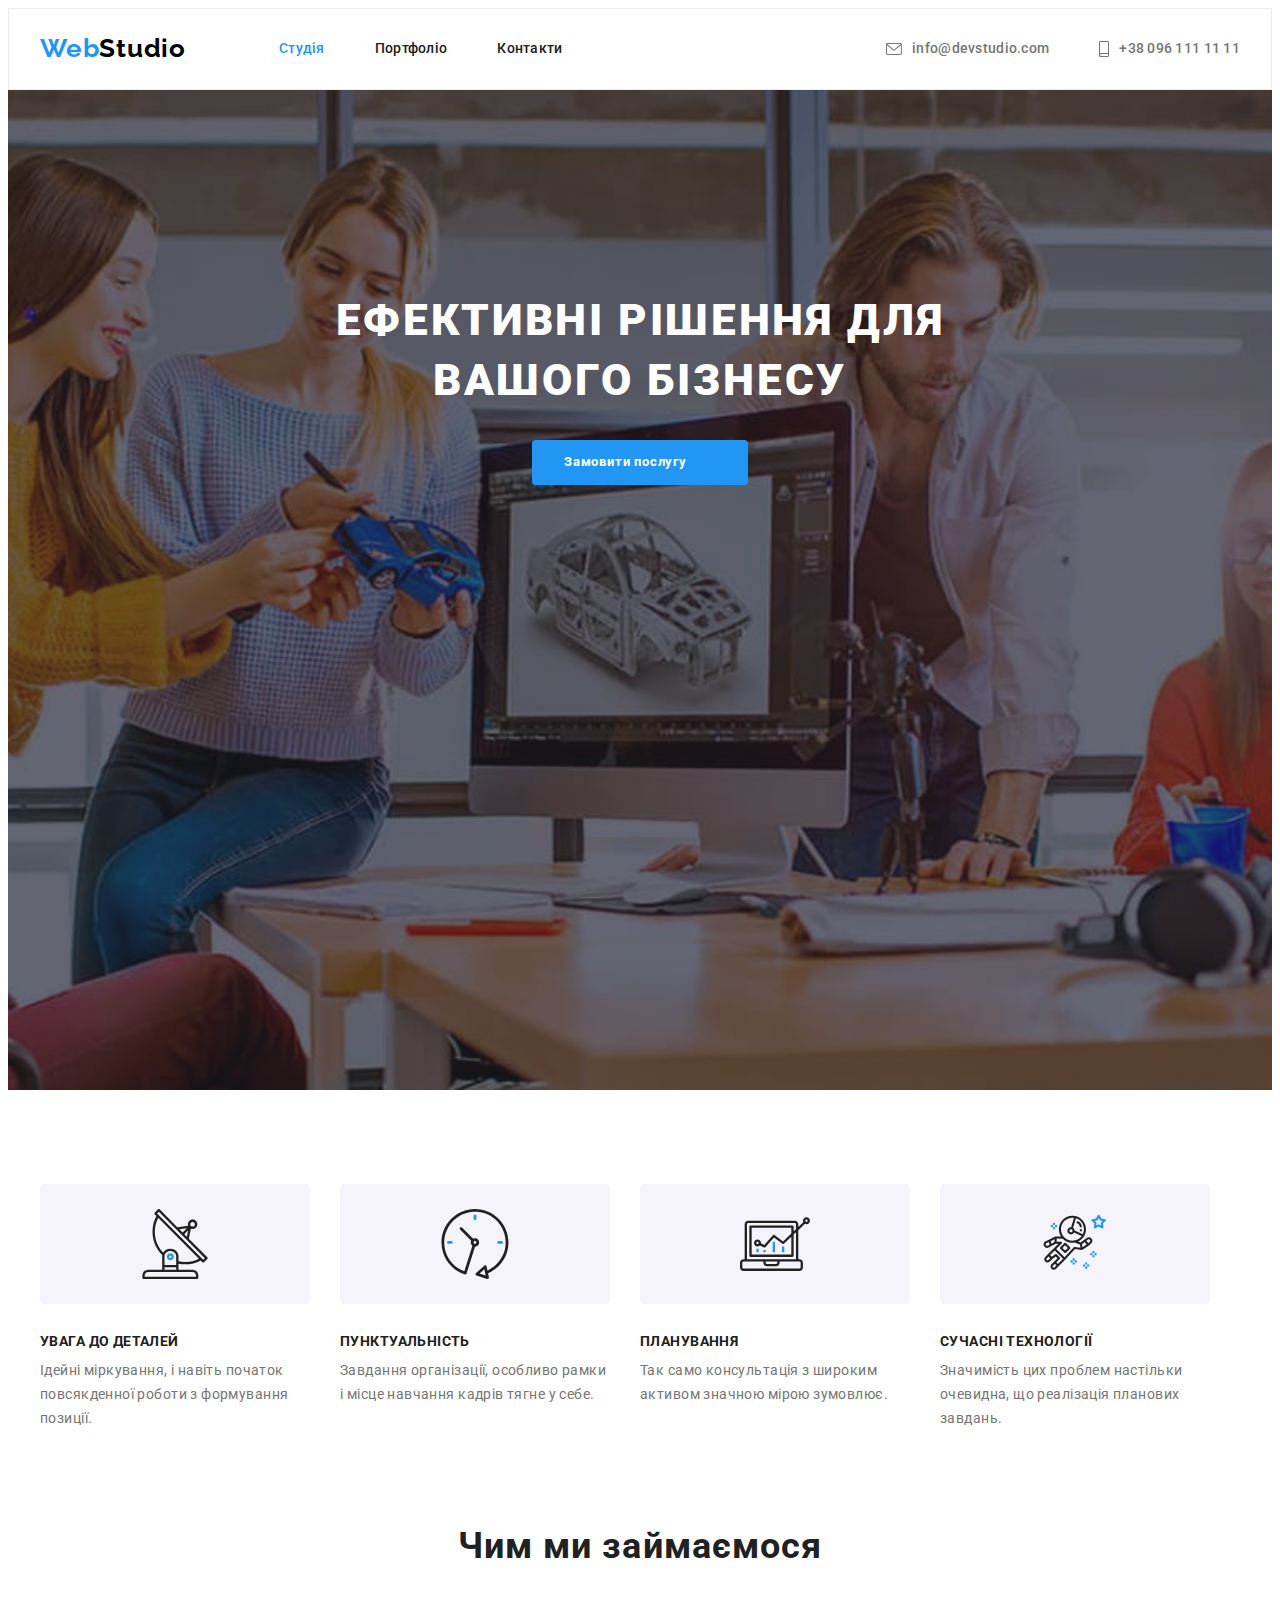
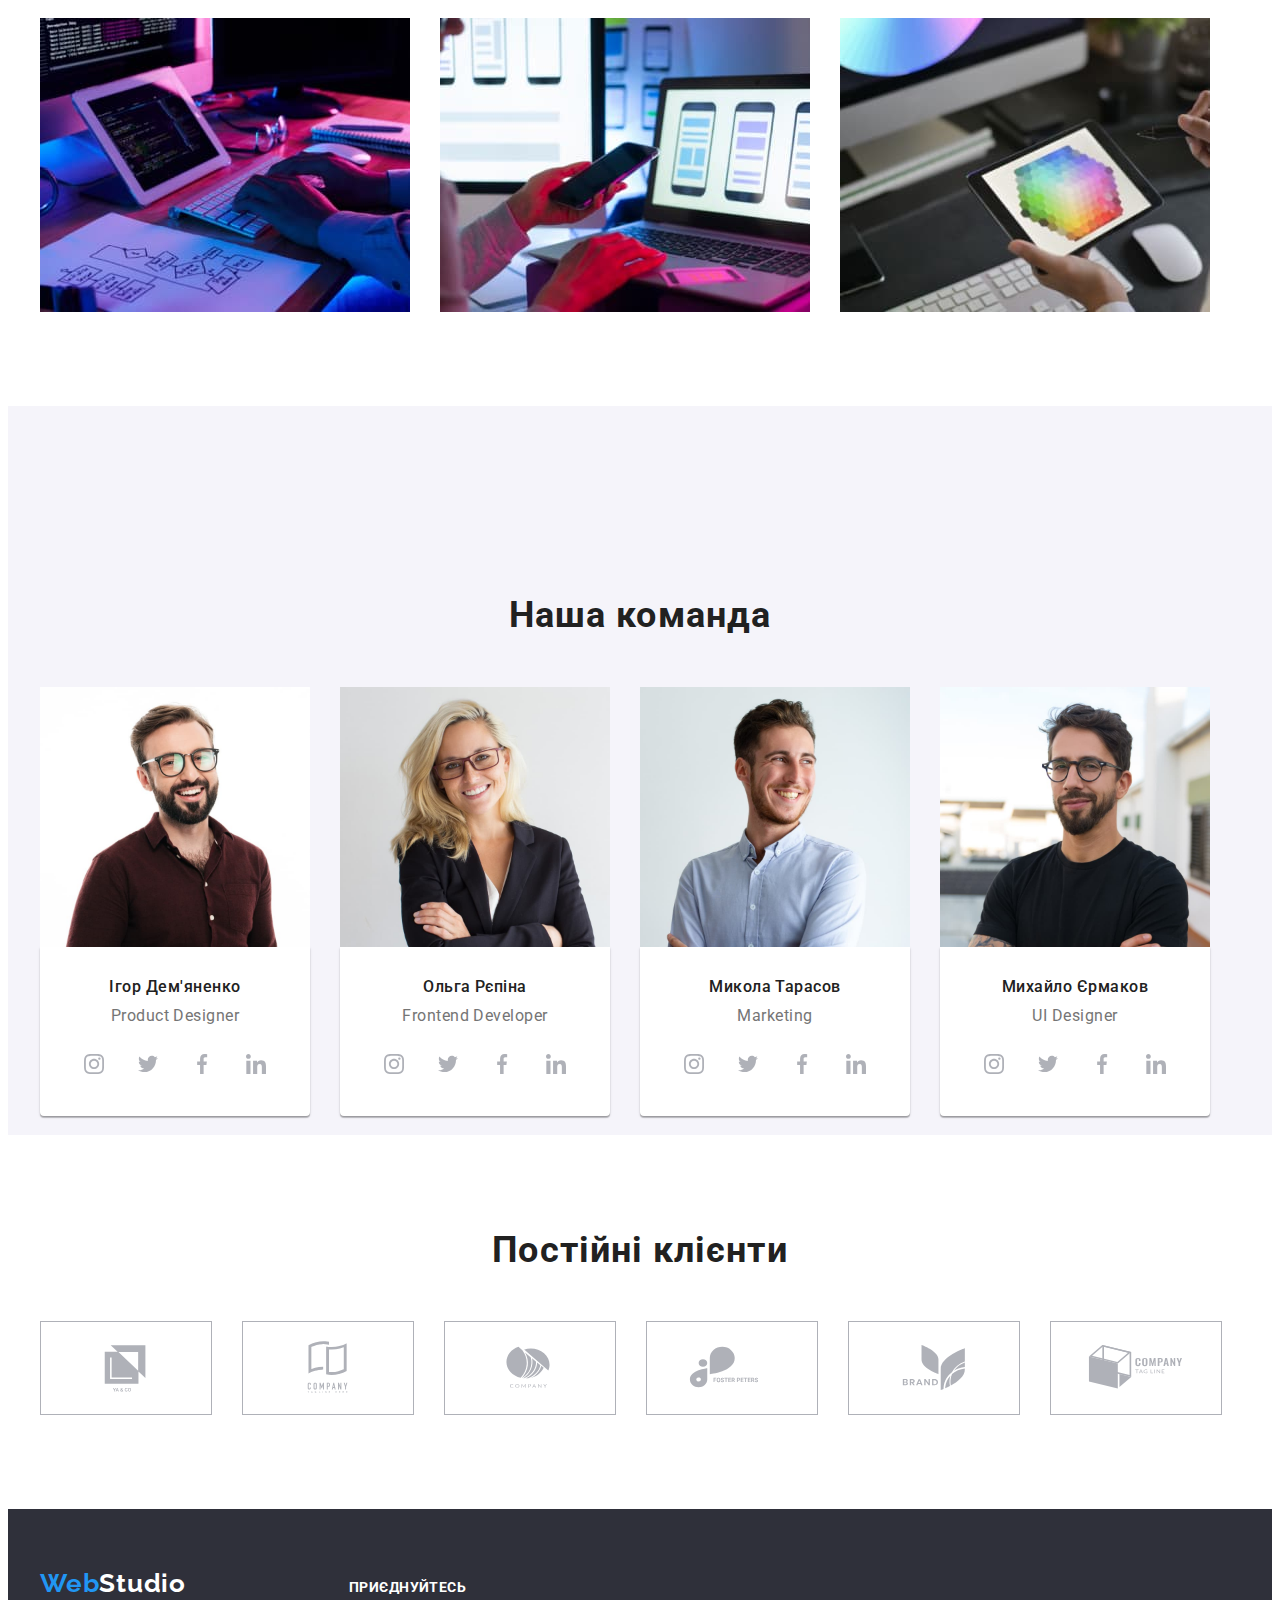
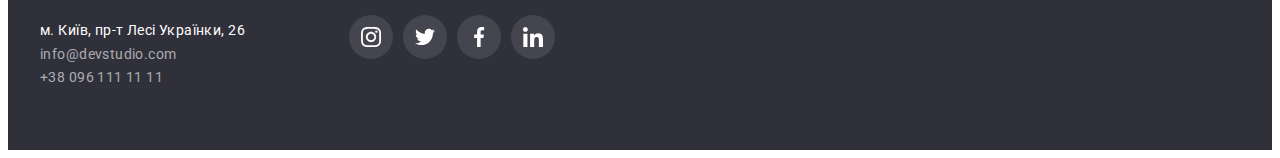
<file: index.html>
<!DOCTYPE html>
<html lang="ru">
  <head>
    <meta charset="UTF-8" />
    <meta http-equiv="X-UA-Compatible" content="IE=edge" />
    <meta name="viewport" content="width=device-width, initial-scale=1.0" />
    <title>WebStudio</title>
    <link rel="preconnect" href="https://fonts.googleapis.com" />
    <link rel="preconnect" href="https://fonts.gstatic.com" crossorigin />
    <link
      href="https://fonts.googleapis.com/css2?family=Raleway:wght@700&family=Roboto:wght@400;500;700;900&display=swap"
      rel="stylesheet"
    />
    <link
      rel="stylesheet"
      href="https://cdnjs.cloudflare.com/ajax/libs/modern-normalize/1.1.0/modern-normalize.min.css"
      integrity="sha512-wpPYUAdjBVSE4KJnH1VR1HeZfpl1ub8YT/NKx4PuQ5NmX2tKuGu6U/JRp5y+Y8XG2tV+wKQpNHVUX03MfMFn9Q=="
      crossorigin="anonymous"
      referrerpolicy="no-referrer"
    />
    <link rel="stylesheet" href="./css/styles.css" />
  </head>

  <body>
    <header class="page-header">
      <div class="container container-top-line">
        <a href="./index.html" class="logo">Web<span class="logo-style">Studio</span></a>
        <nav>
          <ul class="site-nav list">
            <li class="site-nav-item"><a href="./index.html" class="link current">Студія</a></li>
            <li class="site-nav-item"><a href="./portfolio.html" class="link">Портфоліо</a></li>
            <li class="site-nav-item"><a href="./index.html" class="link">Контакти</a></li>
          </ul>
        </nav>
        <ul class="contact list">
          <li class="contact-item">
            <a href="mailto:info@devstudio.com" class="link-icon link">
              <svg class="icon-envelope"><use href="./img/icons.svg#icon-envelope"></use></svg>
              info@devstudio.com
            </a>
          </li>
          <li class="contact-item">
            <a href="tel:+380961111111" class="link-icon link">
              <svg class="icon-smartphone"><use href="./img/icons.svg#icon-smartphone"></use></svg>
              +38 096 111 11 11
            </a>
          </li>
        </ul>
      </div>
    </header>
    <main>
      <section class="hero">
        <div class="container">
          <h1 class="hero-title">Ефективні рішення для вашого бізнесу</h1>
          <button type="button" class="hero-btn">Замовити послугу</button>
        </div>
      </section>
      <section class="features">
        <div class="container">
          <h2 class="hidd">Особливості</h2>
          <ul class="features-list list">
            <li class="features-list-item">
              <div class="feature">
                <svg class="icon-antenna"><use href="./img/icons.svg#icon-antenna"></use></svg>
              </div>
              <h3 class="title">Увага до деталей</h3>
              <p class="title-text">
                Ідейні міркування, і навіть початок повсякденної роботи з формування позиції.
              </p>
            </li>
            <li class="features-list-item">
              <div class="feature">
                <svg class="icon-clock"><use href="./img/icons.svg#icon-clock"></use></svg>
              </div>
              <h3 class="title">Пунктуальність</h3>
              <p class="title-text">
                Завдання організації, особливо рамки і місце навчання кадрів тягне у себе.
              </p>
            </li>
            <li class="features-list-item">
              <div class="feature">
                <svg class="icon-diagram"><use href="./img/icons.svg#icon-diagram"></use></svg>
              </div>
              <h3 class="title">Планування</h3>
              <p class="title-text">
                Так само консультація з широким активом значною мірою зумовлює.
              </p>
            </li>
            <li class="features-list-item">
              <div class="feature">
                <svg class="icon-astronaut"><use href="./img/icons.svg#icon-astronaut"></use></svg>
              </div>
              <h3 class="title">Сучасні технології</h3>
              <p class="title-text">
                Значимість цих проблем настільки очевидна, що реалізація планових завдань.
              </p>
            </li>
          </ul>
        </div>
      </section>
      <section class="whatwedo">
        <div class="container">
          <h2 class="whatwedo-title">Чим ми займаємося</h2>
          <ul class="box list">
            <li class="box-item">
              <img src="./img/box_1.jpg" width="370" alt="кодування на планшеті" />
            </li>
            <li class="box-item">
              <img src="./img/box_2.jpg" width="370" alt="настройка на телефоні" />
            </li>
            <li class="box-item">
              <img src="./img/box_3.jpg" width="370" alt="дизайн на планшеті" />
            </li>
          </ul>
        </div>
      </section>
      <section class="team">
        <div class="container">
          <h2 class="team-title">Наша команда</h2>
          <ul class="team-list list">
            <li class="team-item">
              <img src="./img/igor.jpg" width="270" alt="Ігор" />
              <div class="team-item-descr">
                <h3 class="title">Ігор Дем'яненко</h3>
                <p class="text" lang="en">Product Designer</p>
                <ul class="team-soc-list list">
                  <li class="team-soc-item">
                    <a href="#" class="team-soc-link">
                      <svg class="team-soc-icon">
                        <use href="./img/icons.svg#icon-instagram"></use>
                      </svg>
                    </a>
                  </li>
                  <li class="team-soc-item">
                    <a href="#" class="team-soc-link">
                      <svg class="team-soc-icon">
                        <use href="./img/icons.svg#icon-twitter"></use>
                      </svg>
                    </a>
                  </li>
                  <li class="team-soc-item">
                    <a href="#" class="team-soc-link">
                      <svg class="team-soc-icon">
                        <use href="./img/icons.svg#icon-facebook"></use>
                      </svg>
                    </a>
                  </li>
                  <li class="team-soc-item">
                    <a href="#" class="team-soc-link">
                      <svg class="team-soc-icon">
                        <use href="./img/icons.svg#icon-linkedin"></use>
                      </svg>
                    </a>
                  </li>
                </ul>
              </div>
            </li>
            <li class="team-item">
              <img src="./img/olga.jpg" width="270" alt="Ольга" />
              <div class="team-item-descr">
                <h3 class="title">Ольга Рєпіна</h3>
                <p class="text" lang="en">Frontend Developer</p>
                <ul class="team-soc-list list">
                  <li class="team-soc-item">
                    <a href="#" class="team-soc-link">
                      <svg class="team-soc-icon">
                        <use href="./img/icons.svg#icon-instagram"></use>
                      </svg>
                    </a>
                  </li>
                  <li class="team-soc-item">
                    <a href="#" class="team-soc-link">
                      <svg class="team-soc-icon">
                        <use href="./img/icons.svg#icon-twitter"></use>
                      </svg>
                    </a>
                  </li>
                  <li class="team-soc-item">
                    <a href="#" class="team-soc-link">
                      <svg class="team-soc-icon">
                        <use href="./img/icons.svg#icon-facebook"></use>
                      </svg>
                    </a>
                  </li>
                  <li class="team-soc-item">
                    <a href="#" class="team-soc-link">
                      <svg class="team-soc-icon">
                        <use href="./img/icons.svg#icon-linkedin"></use>
                      </svg>
                    </a>
                  </li>
                </ul>
              </div>
            </li>
            <li class="team-item">
              <img src="./img/mykola.jpg" width="270" alt="Микола" />
              <div class="team-item-descr">
                <h3 class="title">Микола Тарасов</h3>
                <p class="text">Marketing</p>
                <ul class="team-soc-list list">
                  <li class="team-soc-item">
                    <a href="#" class="team-soc-link">
                      <svg class="team-soc-icon">
                        <use href="./img/icons.svg#icon-instagram"></use>
                      </svg>
                    </a>
                  </li>
                  <li class="team-soc-item">
                    <a href="#" class="team-soc-link">
                      <svg class="team-soc-icon">
                        <use href="./img/icons.svg#icon-twitter"></use>
                      </svg>
                    </a>
                  </li>
                  <li class="team-soc-item">
                    <a href="#" class="team-soc-link">
                      <svg class="team-soc-icon">
                        <use href="./img/icons.svg#icon-facebook"></use>
                      </svg>
                    </a>
                  </li>
                  <li class="team-soc-item">
                    <a href="#" class="team-soc-link">
                      <svg class="team-soc-icon">
                        <use href="./img/icons.svg#icon-linkedin"></use>
                      </svg>
                    </a>
                  </li>
                </ul>
              </div>
            </li>
            <li class="team-item">
              <img src="./img/myhailo.jpg" width="270" alt="Михайло" />
              <div class="team-item-descr">
                <h3 class="title">Михайло Єрмаков</h3>
                <p class="text" lang="en">UI Designer</p>
                <ul class="team-soc-list list">
                  <li class="team-soc-item">
                    <a href="#" class="team-soc-link">
                      <svg class="team-soc-icon">
                        <use href="./img/icons.svg#icon-instagram"></use>
                      </svg>
                    </a>
                  </li>
                  <li class="team-soc-item">
                    <a href="#" class="team-soc-link">
                      <svg class="team-soc-icon">
                        <use href="./img/icons.svg#icon-twitter"></use>
                      </svg>
                    </a>
                  </li>
                  <li class="team-soc-item">
                    <a href="#" class="team-soc-link">
                      <svg class="team-soc-icon">
                        <use href="./img/icons.svg#icon-facebook"></use>
                      </svg>
                    </a>
                  </li>
                  <li class="team-soc-item">
                    <a href="#" class="team-soc-link">
                      <svg class="team-soc-icon">
                        <use href="./img/icons.svg#icon-linkedin"></use>
                      </svg>
                    </a>
                  </li>
                </ul>
              </div>
            </li>
          </ul>
        </div>
      </section>
      <section class="clients">
        <div class="container">
          <h2 class="our-clients">Постійні клієнти</h2>
          <ul class="clients-list list">
            <li class="client-item">
              <a href="#" class="client-link">
                <svg class="icon-logo">
                  <use href="./img/icons.svg#icon-oneblock"></use>
                </svg>
              </a>
            </li>
            <li class="client-item">
              <a href="#" class="client-link">
                <svg class="icon-logo">
                  <use href="./img/icons.svg#icon-twoblock"></use>
                </svg>
              </a>
            </li>
            <li class="client-item">
              <a href="#" class="client-link">
                <svg class="icon-logo">
                  <use href="./img/icons.svg#icon-threeblock"></use>
                </svg>
              </a>
            </li>
            <li class="client-item">
              <a href="#" class="client-link">
                <svg class="icon-logo">
                  <use href="./img/icons.svg#icon-fourblock"></use>
                </svg>
              </a>
            </li>
            <li class="client-item">
              <a href="#" class="client-link">
                <svg class="icon-logo">
                  <use href="./img/icons.svg#icon-fiveblock"></use>
                </svg>
              </a>
            </li>
            <li class="client-item">
              <a href="#" class="client-link"
                ><svg class="icon-logo">
                  <use href="./img/icons.svg#icon-sixblock"></use>
                </svg>
              </a>
            </li>
          </ul>
        </div>
      </section>
    </main>
    <footer class="footer">
      <div class="container footer-container">
        <div class="footer-adress">
          <a href="./index.html" class="logo">Web<span class="logo-2style">Studio</span></a>
          <address>
            <ul class="list">
              <li>
                <p class="text">м. Київ, пр-т Лесі Українки, 26</p>
              </li>
              <li>
                <a href="mailto:info@devstudio.com" class="link">info@devstudio.com</a>
              </li>
              <li>
                <a href="tel:+380961111111" class="link">+38 096 111 11 11</a>
              </li>
            </ul>
          </address>
        </div>
        <div class="footer-soc">
          <h2 class="title-soc">приєднуйтесь</h2>
          <ul class="list-soc list">
            <li class="team-soc-item">
              <a href="#" class="team-soc-link">
                <svg class="team-soc-icon">
                  <use href="./img/icons.svg#icon-instagram"></use>
                </svg>
              </a>
            </li>
            <li class="team-soc-item">
              <a href="#" class="team-soc-link">
                <svg class="team-soc-icon">
                  <use href="./img/icons.svg#icon-twitter"></use>
                </svg>
              </a>
            </li>
            <li class="team-soc-item">
              <a href="#" class="team-soc-link">
                <svg class="team-soc-icon">
                  <use href="./img/icons.svg#icon-facebook"></use>
                </svg>
              </a>
            </li>
            <li class="team-soc-item">
              <a href="#" class="team-soc-link">
                <svg class="team-soc-icon">
                  <use href="./img/icons.svg#icon-linkedin"></use>
                </svg>
              </a>
            </li>
          </ul>
        </div>
      </div>
    </footer>
  </body>
</html>
</file>
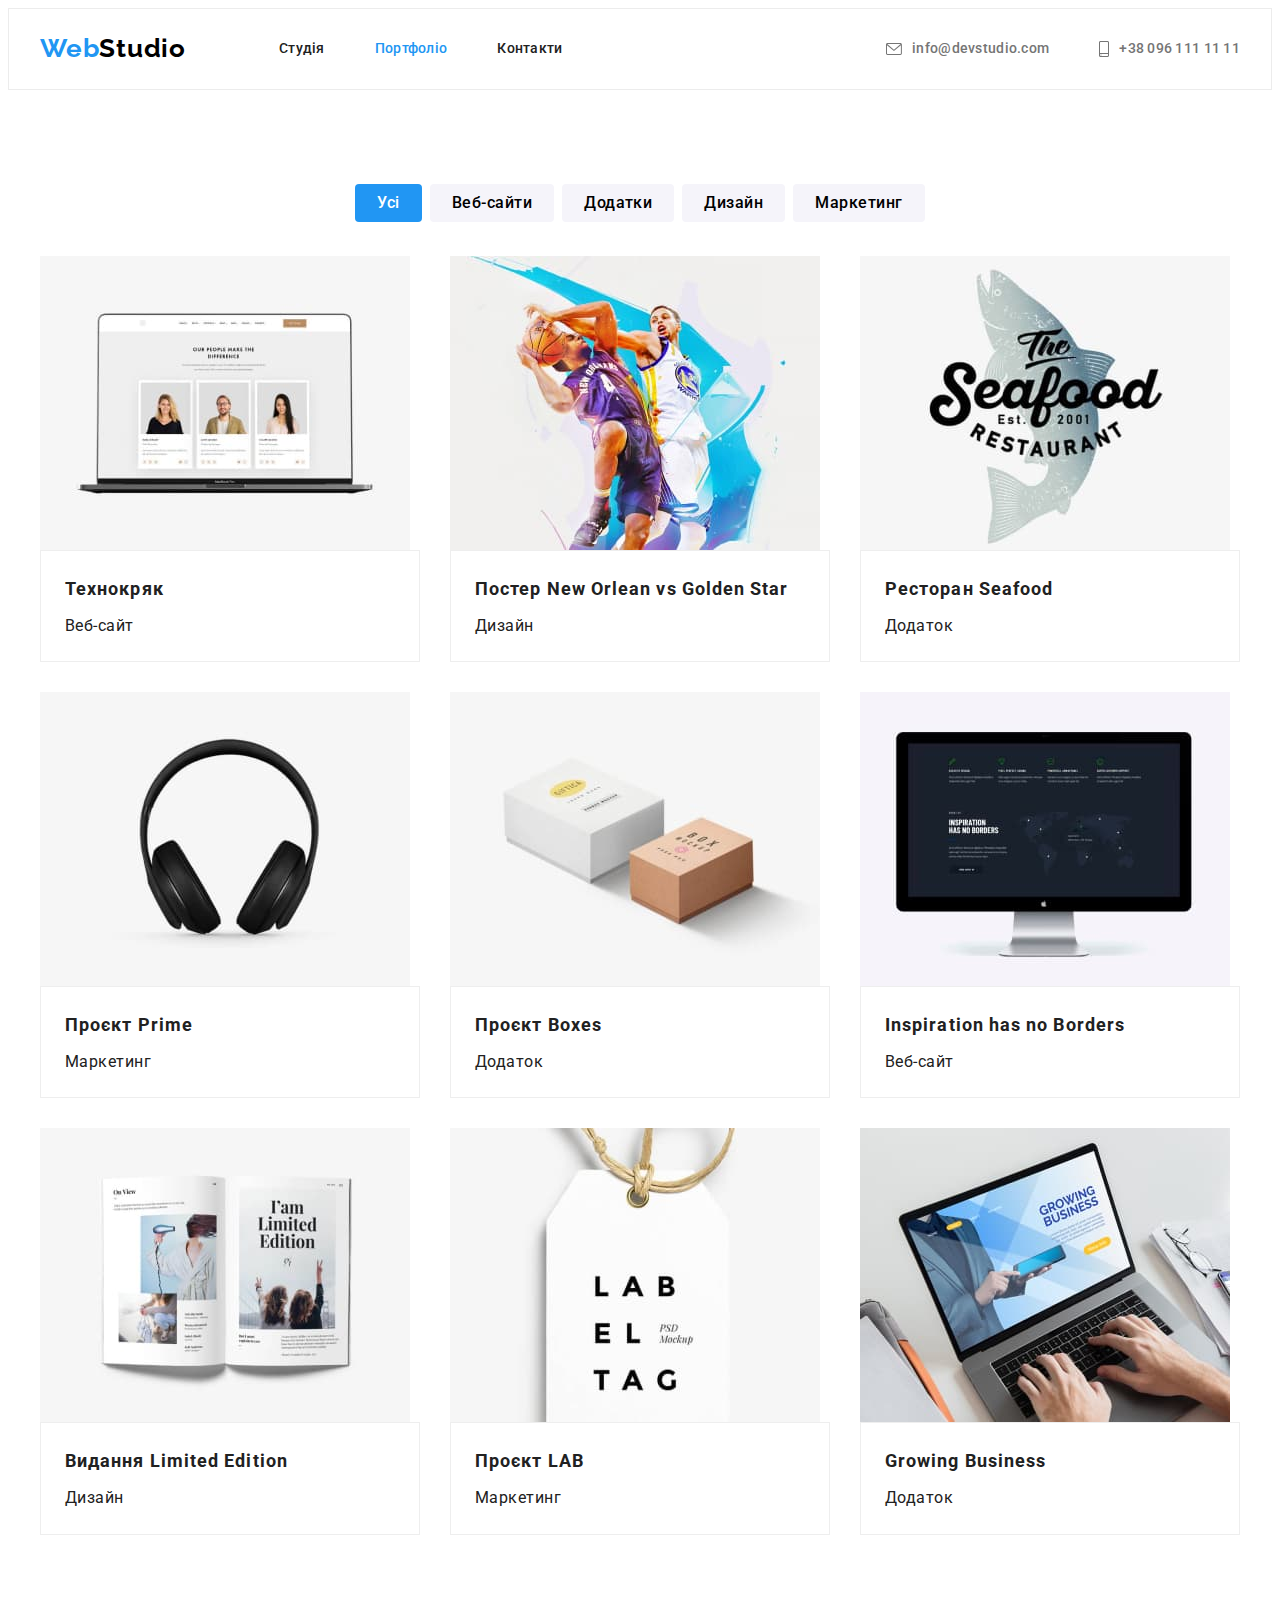
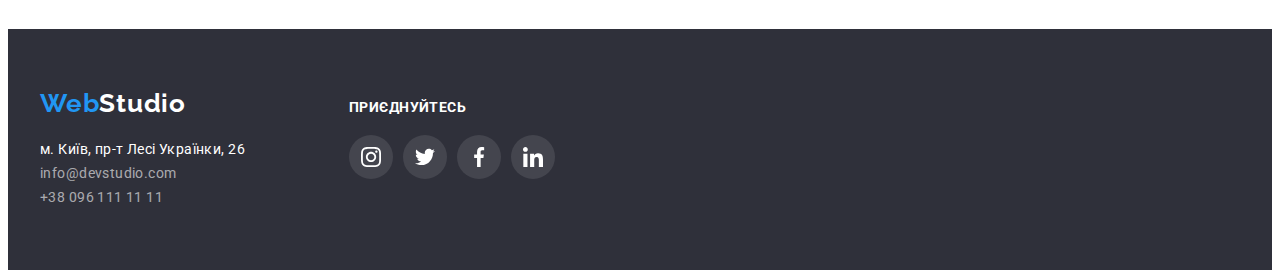
<file: portfolio.html>
<!DOCTYPE html>
<html lang="ru">
  <head>
    <meta charset="UTF-8" />
    <meta http-equiv="X-UA-Compatible" content="IE=edge" />
    <meta name="viewport" content="width=device-width, initial-scale=1.0" />
    <title>Portfolio</title>
    <link rel="preconnect" href="https://fonts.googleapis.com" />
    <link rel="preconnect" href="https://fonts.gstatic.com" crossorigin />
    <link
      href="https://fonts.googleapis.com/css2?family=Raleway:wght@700&family=Roboto:wght@400;500;700;900&display=swap"
      rel="stylesheet"
    />
    <link
      rel="stylesheet"
      href="https://cdnjs.cloudflare.com/ajax/libs/modern-normalize/1.1.0/modern-normalize.min.css"
      integrity="sha512-wpPYUAdjBVSE4KJnH1VR1HeZfpl1ub8YT/NKx4PuQ5NmX2tKuGu6U/JRp5y+Y8XG2tV+wKQpNHVUX03MfMFn9Q=="
      crossorigin="anonymous"
      referrerpolicy="no-referrer"
    />
    <link rel="stylesheet" href="./css/styles.css" />
  </head>

  <body>
    <header class="page-header">
      <div class="container container-top-line">
        <a href="./index.html" class="logo">Web<span class="logo-style">Studio</span></a>
        <nav>
          <ul class="site-nav list">
            <li class="site-nav-item"><a href="./index.html" class="link">Студія</a></li>
            <li class="site-nav-item">
              <a href="./portfolio.html" class="link current">Портфоліо</a>
            </li>
            <li class="site-nav-item"><a href="./index.html" class="link">Контакти</a></li>
          </ul>
        </nav>
        <ul class="contact list">
          <li class="contact-item">
            <a href="mailto:info@devstudio.com" class="link-icon link">
              <svg class="icon-envelope"><use href="./img/icons.svg#icon-envelope"></use></svg>
              info@devstudio.com
            </a>
          </li>
          <li class="contact-item">
            <a href="tel:+380961111111" class="link-icon link">
              <svg class="icon-smartphone"><use href="./img/icons.svg#icon-smartphone"></use></svg>
              +38 096 111 11 11
            </a>
          </li>
        </ul>
      </div>
    </header>
    <main>
      <section class="team-projects">
        <div class="container">
          <h1 class="hidd">Portfolio content</h1>
          <ul class="filter list">
            <li><button type="button" class="btn current">Усі</button></li>
            <li><button type="button" class="btn">Веб-сайти</button></li>
            <li><button type="button" class="btn">Додатки</button></li>
            <li><button type="button" class="btn">Дизайн</button></li>
            <li><button type="button" class="btn">Маркетинг</button></li>
          </ul>
        </div>
        <div class="container">
          <h1 class="hidd">All projects</h1>
          <ul class="projects list">
            <li class="projects-item">
              <a href="#" class="link">
                <img src="./img/tech.jpg" alt="Технокряк" width="370" />
                <div class="projects-item-descr">
                  <h2 class="title">Технокряк</h2>
                  <p class="title-text">Веб-сайт</p>
                </div>
              </a>
            </li>
            <li class="projects-item">
              <a href="#" class="link">
                <img src="./img/poster.jpg" alt="Постер" width="370" />
                <div class="projects-item-descr">
                  <h2 class="title">Постер New Orlean vs Golden Star</h2>
                  <p class="title-text">Дизайн</p>
                </div>
              </a>
            </li>
            <li class="projects-item">
              <a href="#" class="link">
                <img src="./img/rest.jpg" alt="Ресторан" width="370" />
                <div class="projects-item-descr">
                  <h2 class="title">Ресторан Seafood</h2>
                  <p class="title-text">Додаток</p>
                </div>
              </a>
            </li>
            <li class="projects-item">
              <a href="#" class="link">
                <img src="./img/prime.jpg" alt="ПроєктПрайм" width="370" />
                <div class="projects-item-descr">
                  <h2 class="title">Проєкт Prime</h2>
                  <p class="title-text">Маркетинг</p>
                </div>
              </a>
            </li>
            <li class="projects-item">
              <a href="#" class="link">
                <img src="./img/boxes.jpg" alt="ПроєктБокси" width="370" />
                <div class="projects-item-descr">
                  <h2 class="title">Проєкт Boxes</h2>
                  <p class="title-text">Додаток</p>
                </div>
              </a>
            </li>
            <li class="projects-item">
              <a href="#" class="link">
                <img src="./img/insp.jpg" alt="Вебсайт" width="370" />
                <div class="projects-item-descr">
                  <h2 class="title">Inspiration has no Borders</h2>
                  <p class="title-text">Веб-сайт</p>
                </div>
              </a>
            </li>
            <li class="projects-item">
              <a href="#" class="link">
                <img src="./img/limed.jpg" alt="Видання" width="370" />
                <div class="projects-item-descr">
                  <h2 class="title">Видання Limited Edition</h2>
                  <p class="title-text">Дизайн</p>
                </div>
              </a>
            </li>
            <li class="projects-item">
              <a href="#" class="link">
                <img src="./img/lab.jpg" alt="ПроєктЛаб" width="370" />
                <div class="projects-item-descr">
                  <h2 class="title">Проєкт LAB</h2>
                  <p class="title-text">Маркетинг</p>
                </div>
              </a>
            </li>
            <li class="projects-item">
              <a href="#" class="link">
                <img src="./img/grow.jpg" alt="БізнесДодаток" width="370" />
                <div class="projects-item-descr">
                  <h2 class="title">Growing Business</h2>
                  <p class="title-text">Додаток</p>
                </div>
              </a>
            </li>
          </ul>
        </div>
      </section>
    </main>
    <footer class="footer">
      <div class="container footer-container">
        <div class="footer-adress">
          <a href="./index.html" class="logo">Web<span class="logo-2style">Studio</span></a>
          <address>
            <ul class="list">
              <li>
                <p class="text">м. Київ, пр-т Лесі Українки, 26</p>
              </li>
              <li>
                <a href="mailto:info@devstudio.com" class="link">info@devstudio.com</a>
              </li>
              <li>
                <a href="tel:+380961111111" class="link">+38 096 111 11 11</a>
              </li>
            </ul>
          </address>
        </div>
        <div class="footer-soc">
          <h2 class="title-soc">приєднуйтесь</h2>
          <ul class="list-soc list">
            <li class="team-soc-item">
              <a href="#" class="team-soc-link">
                <svg class="team-soc-icon">
                  <use href="./img/icons.svg#icon-instagram"></use>
                </svg>
              </a>
            </li>
            <li class="team-soc-item">
              <a href="#" class="team-soc-link">
                <svg class="team-soc-icon">
                  <use href="./img/icons.svg#icon-twitter"></use>
                </svg>
              </a>
            </li>
            <li class="team-soc-item">
              <a href="#" class="team-soc-link">
                <svg class="team-soc-icon">
                  <use href="./img/icons.svg#icon-facebook"></use>
                </svg>
              </a>
            </li>
            <li class="team-soc-item">
              <a href="#" class="team-soc-link">
                <svg class="team-soc-icon">
                  <use href="./img/icons.svg#icon-linkedin"></use>
                </svg>
              </a>
            </li>
          </ul>
        </div>
      </div>
    </footer>
  </body>
</html>
</file>
<file: css/styles.css>
:root {
  --primary-text-color: #757575;
  --white-text-color: #ffffff;
  --title-text-color: #212121;
  --accent-color: #2196f3;
  --backgr-dark-color: #2f303a;
  --backgr-gray-color: #f5f4fa;
}

p,
h1,
h2,
h3 {
  margin: 0px;
}

ul {
  margin: 0px;
  padding-left: 0px;
}

button {
  cursor: pointer;
}

body {
  background-color: #ffffff;
  color: #757575;
  font-family: 'Roboto', sans-serif;
}

img {
  display: block;
  max-width: 100%;
  height: auto;
}

.container {
  width: 1200px;
  padding: 0px 15px;
  margin: 0 auto;
}

a {
  text-decoration: none;
}

.list {
  list-style: none;
  margin: 0;
  padding: 0;
}

/* приховані заголовки */
.hidd {
  position: absolute;
  width: 1px;
  height: 1px;
  margin: -1px;
  border: 0;
  padding: 0;

  white-space: nowrap;
  clip-path: inset(100%);
  clip: rect(0 0 0 0);
  overflow: hidden;
}

/* HEADER */
.page-header {
  border: 1px solid #ececec;
}

.logo {
  display: inline-block;
  margin-right: 93px;

  color: var(--accent-color);
  font-family: 'Raleway';
  font-weight: 700;
  font-size: 26px;
  line-height: 1.14;
  letter-spacing: 0.03em;
}

.logo .logo-style {
  color: #000000;
}

.container-top-line {
  display: flex;
  align-items: center;
}
.site-nav {
  display: flex;
}

.site-nav .site-nav-item:not(:last-child) {
  margin-right: 50px;
}

.site-nav .link {
  display: block;
  padding-top: 32px;
  padding-bottom: 32px;

  font-weight: 500;
  font-size: 14px;
  line-height: 1.14;
  letter-spacing: 0.02em;
  color: var(--title-text-color);
}

.site-nav .link:hover,
.site-nav .link:focus {
  color: var(--accent-color);
}

.site-nav .link.current {
  color: var(--accent-color);
}

.contact {
  display: flex;
  margin-left: auto;
}

.contact .contact-item + .contact-item {
  margin-left: 50px;
}
.contact .link {
  display: block;
  padding-top: 32px;
  padding-bottom: 32px;

  color: var(--primary-text-color);
  font-weight: 500;
  font-size: 14px;
  line-height: 1.1;
  letter-spacing: 0.02em;
  text-decoration: none;
}

.contact .link:hover,
.contact .link:focus {
  color: var(--accent-color);
}

.link-icon.link {
  display: flex;
  align-items: center;
  fill: #757575;
}

.icon-envelope {
  width: 16px;
  height: 12px;
  fill: currentColor;
  margin-right: 10px;
  align-items: center;
}

.icon-smartphone {
  width: 10px;
  height: 16px;
  fill: currentColor;
  margin-right: 10px;
  align-items: center;
}

/* MAIN */
.hero {
  height: 600px;
  max-width: 1600px;
  margin-right: auto;
  margin-left: auto;

  padding-bottom: 200px;
  padding-top: 200px;
  background-image: linear-gradient(to right, rgba(47, 48, 58, 0.4), rgba(47, 48, 58, 0.4)),
    url(../img/herobg.jpg);
  background-color: #c4c4c4;
  background-repeat: no-repeat;
  background-size: cover;
  background-position: center;
}

.hero .hero-title {
  margin: 0 auto 30px;
  width: 696px;

  color: var(--white-text-color);
  font-weight: 900;
  font-size: 44px;
  line-height: calc(60 / 44);
  text-align: center;
  letter-spacing: 0.06em;
  text-transform: uppercase;
  align-items: center;
}

.hero-btn {
  color: var(--white-text-color);
  background-color: var(--accent-color);
  font-family: inherit;
  font-weight: 700;
  line-height: calc(30 / 16);
  display: flex;
  align-items: center;
  text-align: center;
  letter-spacing: 0.06em;
  cursor: pointer;
  border-radius: 4px;
  border-width: 0;

  padding: 10px 32px;
  margin: 0 auto;
  min-width: 216px;
}

/* features */
.features {
  padding-bottom: 94px;
  padding-top: 94px;
}

.features-list {
  display: flex;
  align-items: flex-start;
  flex-basis: calc ((100% - 90px) / 4);
  margin-right: 30px;
}

.features-list-item {
  width: 270px;
  align-items: flex-start;
}

.features-list-item:not(:last-child) {
  margin-right: 30px;
}

.feature {
  display: flex;
  align-items: center;
  justify-content: center;
  width: 270px;
  height: 120px;
  background-color: #f5f4fa;
  border-radius: 4px;
  margin-bottom: 30px;
}
.icon-antenna,
.icon-clock,
.icon-diagram,
.icon-astronaut {
  width: 70px;
  height: 70px;
}

.features-list .title {
  margin-top: 0;
  margin-bottom: 10px;

  color: var(--title-text-color);
  font-weight: 700;
  font-size: 14px;
  line-height: 1.1;
  letter-spacing: 0.03em;
  text-transform: uppercase;
}

.features-list .title-text {
  margin-top: 0;
  margin-bottom: 0;

  font-weight: 400;
  font-size: 14px;
  line-height: 1.7;
  letter-spacing: 0.03em;
}

/* Чим ми займаємось */
.whatwedo {
  padding-bottom: 94px;
}

.box {
  display: flex;
}

.box-item {
  margin: 0;
  width: 370px;
  height: 294px;
}

.box-item:not(:last-child) {
  margin-right: 30px;
}

.whatwedo-title {
  color: var(--title-text-color);
  font-size: 36px;
  line-height: 1.2;
  letter-spacing: 0.03em;
  margin-top: 0;
  margin-bottom: 50px;
  text-align: center;
  min-width: 366px;
}

/* Наша команда */
.team {
  background-color: var(--backgr-gray-color);
  padding-bottom: 94px;
  padding-top: 94px;
}

.team-title {
  min-width: 264px;
  padding-top: 94px;

  color: var(--title-text-color);
  font-weight: 700;
  font-size: 36px;
  line-height: 1.2;
  letter-spacing: 0.03em;
  margin-top: 0px;
  margin-bottom: 50px;
  text-align: center;
}

.team-list {
  display: flex;
  flex-basis: calc ((100% - 90px) / 4);
  padding-bottom: 94px;
}

.team-item {
  width: 270px;
  height: 260px;
}

.team-item:not(:last-child) {
  margin-right: 30px;
}

.team-item-descr {
  background: #ffffff;
  box-shadow: 0px 1px 3px rgba(0, 0, 0, 0.12), 0px 1px 1px rgba(0, 0, 0, 0.14),
    0px 2px 1px rgba(0, 0, 0, 0.2);
  border-radius: 0px 0px 4px 4px;
  padding-top: 30px;
  padding-bottom: 30px;
  margin: 0;
}

.team-list .title {
  margin: 0 0 10px 0;
  color: var(--title-text-color);
  font-weight: 500;
  font-size: 16px;
  line-height: 1.2;
  text-align: center;
  letter-spacing: 0.03em;
}
.team-list .text {
  margin: 0;
  font-weight: 400;
  font-size: 16px;
  line-height: 1.2;
  text-align: center;
  letter-spacing: 0.03em;
}

.team-soc-list {
  display: flex;
  justify-content: center;
  margin-top: 16px;
}

.team-soc-item:not(:last-child) {
  margin-right: 10px;
}

.team-soc-link {
  display: flex;
  width: 44px;
  height: 44px;
  border-radius: 50%;
  align-items: center;
  justify-content: center;
  color: #afb1b8;
  background-color: var(--white-text-color);
}

.team-soc-icon {
  width: 20px;
  height: 20px;
  fill: currentColor;
  align-items: center;
  justify-content: center;
}

.team-soc-link:hover,
.team-soc-link:focus {
  color: var(--white-text-color);
  background-color: var(--accent-color);
}

/* Наші клієнти */
.clients {
  padding-bottom: 94px;
}

.our-clients {
  margin-top: 0;
  margin-bottom: 50px;
  min-width: 264px;
  padding-top: 94px;
  color: var(--title-text-color);
  font-size: 36px;
  line-height: calc(42 / 36);
  text-align: center;
  letter-spacing: 0.03em;
}

.clients-list {
  display: flex;
  flex-wrap: wrap;
  flex-basis: calc((100% - 150px) / 6);
  margin: 0;
  padding: 0;
}

.client-item:not(:last-child) {
  margin-right: 30px;
}

.client-link {
  display: flex;
  width: 170px;
  height: 92px;
  align-items: center;
  justify-content: center;
  color: #afb1b8;
  background-color: var(--white-text-color);
  border: 1px solid #afb1b8;
}

.client-link:hover,
.client-link:focus {
  color: var(--accent-color);
  border-color: var(--accent-color);
}

.icon-logo {
  fill: currentColor;
  width: 106px;
  height: 160px;
}

/* footer */
.footer {
  background-color: var(--backgr-dark-color);
  padding-top: 60px;
  padding-bottom: 60px;
}

.footer .text {
  color: var(--white-text-color);
  font-style: normal;
  font-weight: 400;
  font-size: 14px;
  line-height: 1.7;
  letter-spacing: 0.03em;
  margin-top: 0;
  margin-bottom: 0;
}

.footer .logo {
  margin-bottom: 20px;
}

.footer .logo .logo-2style {
  color: #ffffff;
}

.footer .link {
  font-style: normal;
  font-weight: 400;
  font-size: 14px;
  line-height: 1.7;
  letter-spacing: 0.03em;
  color: rgba(255, 255, 255, 0.6);
  text-decoration: none;
}
.footer .link:hover,
.footer .link:focus {
  color: var(--accent-color);
}

/* socials-footer */
.footer-container {
  display: flex;
  align-items: baseline;
}

.footer-adress {
  display: inline-block;
  margin-right: 70px;
}

.list-soc {
  display: flex;
}

.title-soc {
  font-size: 14px;
  line-height: calc(16 / 14);
  letter-spacing: 0.03em;
  text-transform: uppercase;
  color: var(--white-text-color);
  margin-bottom: 20px;
}

.footer-soc {
  display: inline-block;
}

.list-soc .team-soc-link {
  display: flex;
  width: 44px;
  height: 44px;
  border-radius: 50%;
  align-items: center;
  justify-content: center;
  background-color: rgba(255, 255, 255, 0.1);
  color: var(--white-text-color);
}

.team-soc-link:hover,
.team-soc-link:focus {
  color: var(--white-text-color);
  background-color: var(--accent-color);
}

.list-soc .team-soc-icon {
  width: 20px;
  height: 20px;
  fill: currentColor;
  align-items: center;
  justify-content: center;
}
/* Portfolio */
.team-projects {
  padding-bottom: 94px;
}
.filter {
  display: flex;
  justify-content: center;
  padding-top: 94px;
  margin-bottom: 34px;
}

.filter :not(:last-child) {
  margin-right: 8px;
}

.filter .btn {
  padding: 6px 22px;
  font-family: inherit;
  font-weight: 500;
  font-size: 16px;
  line-height: 1.6;
  text-align: center;
  letter-spacing: 0.03em;
  cursor: pointer;
  background-color: var(--backgr-gray-color);
  border-radius: 4px;
  border: none;
}

.filter .btn:hover,
.filter .btn:focus,
.filter .btn:active {
  color: var(--white-text-color);
  background-color: var(--accent-color);
  box-shadow: 0px 3px 1px rgba(0, 0, 0, 0.1), 0px 1px 2px rgba(0, 0, 0, 0.08),
    0px 2px 2px rgba(0, 0, 0, 0.12);
  border-radius: 4px;
}

.filter .btn.current {
  color: var(--white-text-color);
  background-color: var(--accent-color);
}

.projects {
  display: flex;
  flex-wrap: wrap;
  padding: 0;
  margin: 0;
}

.projects > .projects-item {
  flex-basis: calc((100% - 60px) / 3);
  margin-bottom: 30px;
  margin-right: 30px;
}

.projects-item:nth-child(3n) {
  margin-right: 0;
}

.projects-item:nth-last-child(-n + 3) {
  margin-bottom: 0;
}

.projects-item .title {
  margin: 0 0 4px 0;

  color: var(--title-text-color);
  font-weight: 700;
  font-size: 18px;
  line-height: 2;
  letter-spacing: 0.06em;
}

.projects-item .title-text {
  margin: 0;
  font-weight: 400;
  font-size: 16px;
  line-height: 1.9;
  letter-spacing: 0.03em;
  color: var(--title-text-color);
}

.projects-item-descr {
  padding: 20px 24px;

  background: #ffffff;
  border: 1px solid #eeeeee;
}

.projects-item:hover {
  box-shadow: 0px 1px 1px rgba(0, 0, 0, 0.12), 0px 4px 4px rgba(0, 0, 0, 0.06),
    1px 4px 6px rgba(0, 0, 0, 0.16);
}
</file>
